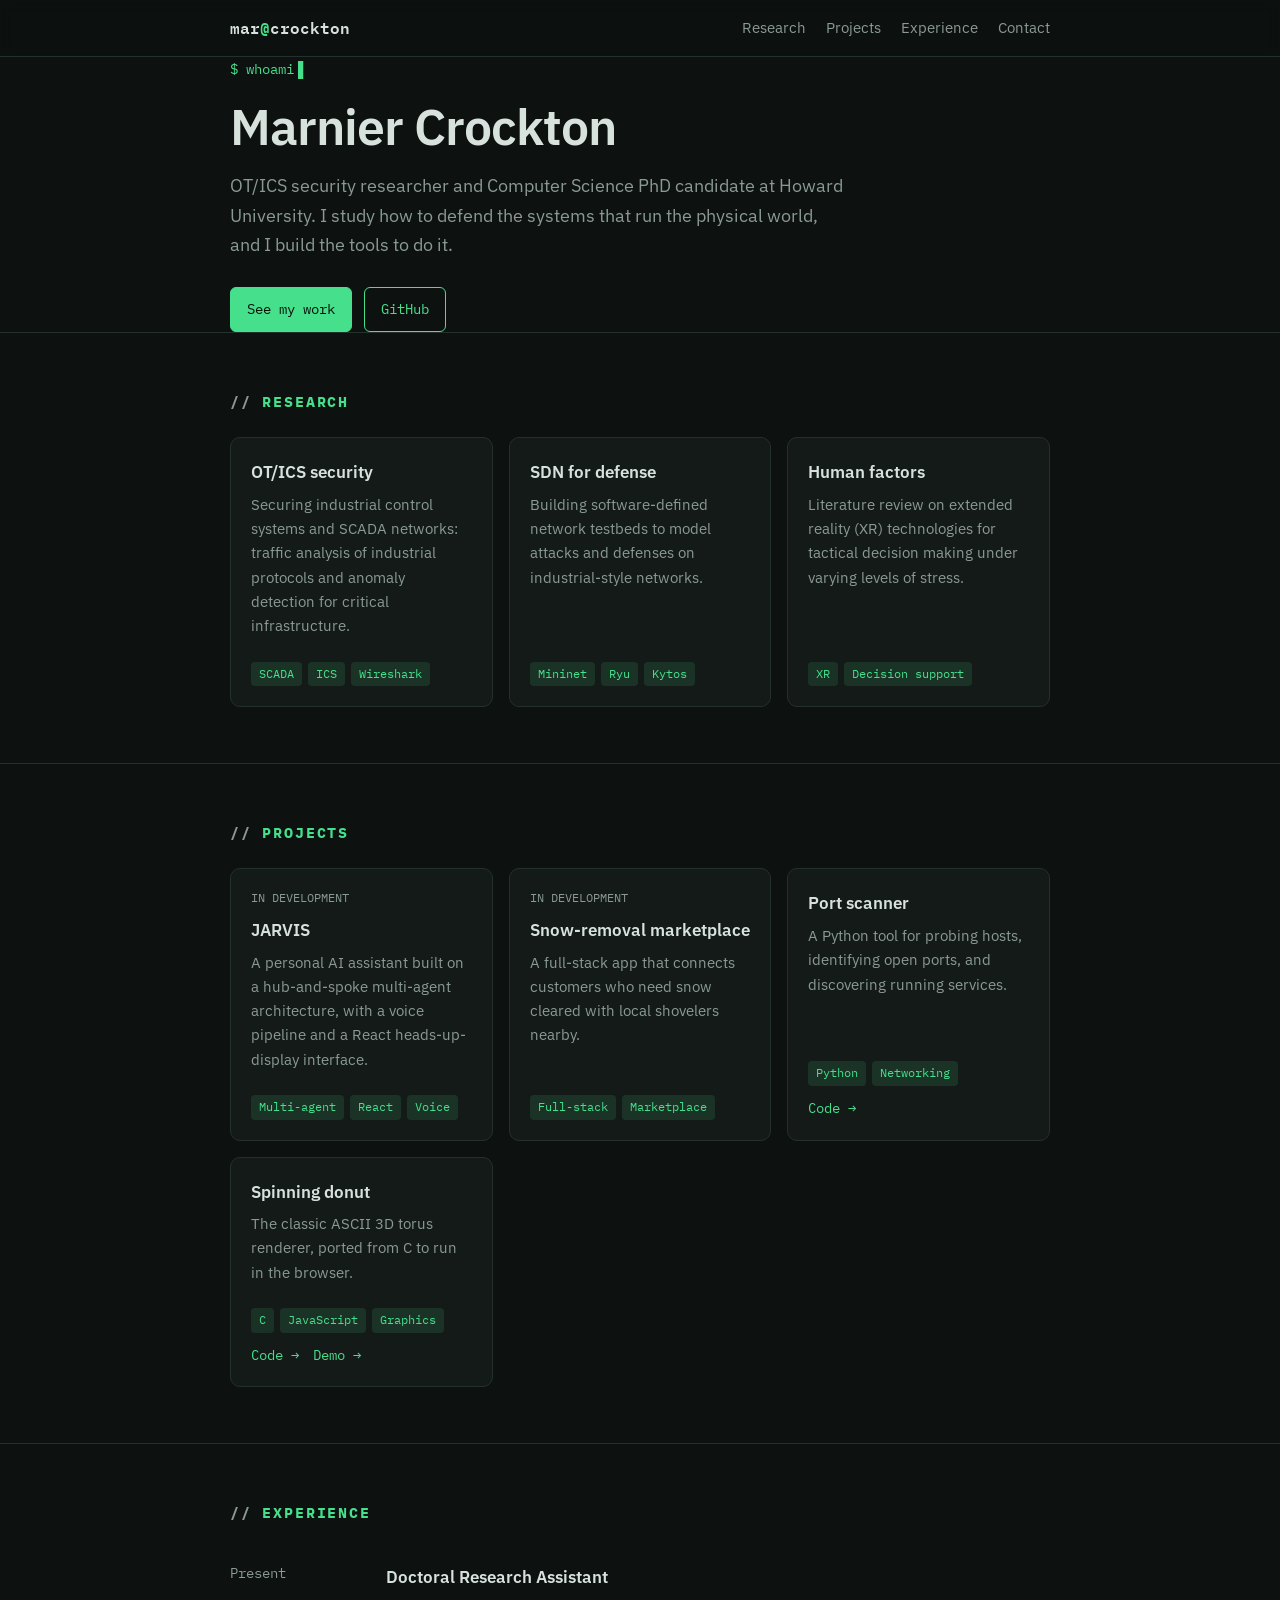
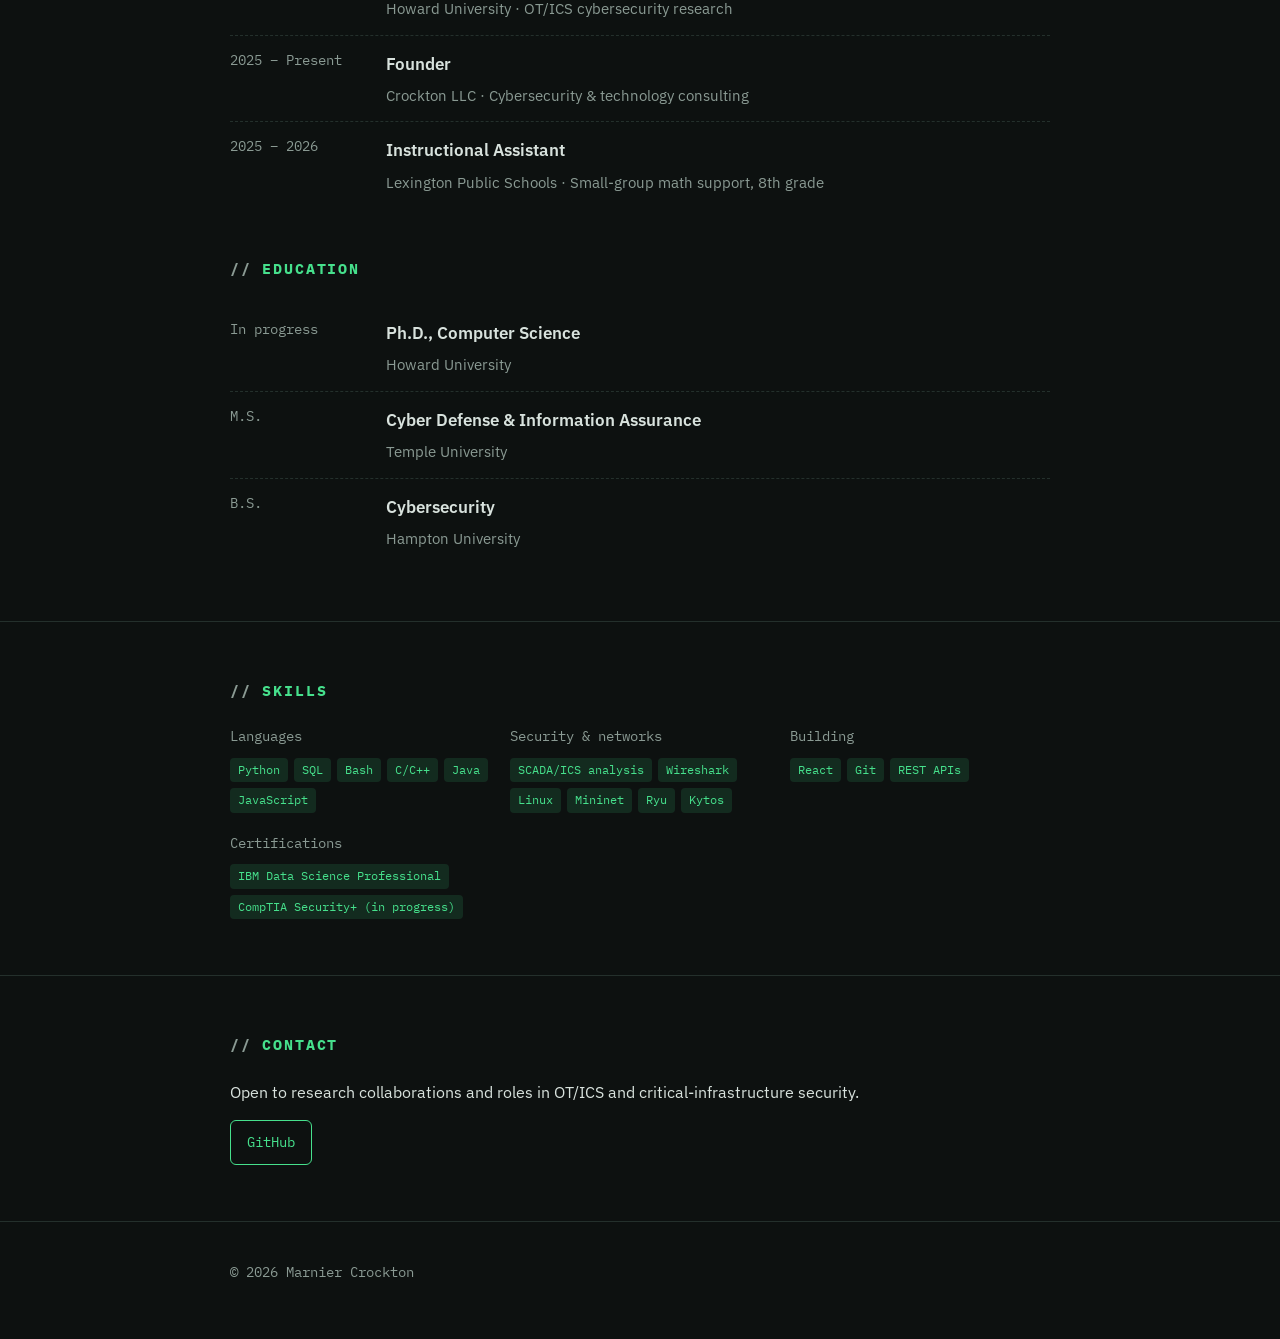
<file: index.html>
<!DOCTYPE html>
<html lang="en">
<head>
  <meta charset="UTF-8">
  <meta name="viewport" content="width=device-width, initial-scale=1.0">
  <title>Marnier Crockton · OT/ICS Security</title>
  <meta name="description" content="Marnier Crockton: OT/ICS security researcher and Computer Science PhD candidate at Howard University.">
  <link rel="preconnect" href="https://fonts.googleapis.com">
  <link rel="preconnect" href="https://fonts.gstatic.com" crossorigin>
  <link href="https://fonts.googleapis.com/css2?family=IBM+Plex+Mono:wght@400;600&family=IBM+Plex+Sans:wght@400;500;600&display=swap" rel="stylesheet">
  <style>
    :root {
      --bg: #0d1110;
      --panel: #141a18;
      --line: #24302c;
      --text: #d8e2dd;
      --muted: #8a9a93;
      --accent: #46e08c;
      --accent-dim: rgba(70, 224, 140, 0.12);
      --mono: 'IBM Plex Mono', ui-monospace, monospace;
      --sans: 'IBM Plex Sans', system-ui, sans-serif;
    }
    * { box-sizing: border-box; }
    html { scroll-behavior: smooth; }
    body {
      margin: 0;
      background: var(--bg);
      color: var(--text);
      font-family: var(--sans);
      line-height: 1.6;
    }
    a { color: var(--accent); text-decoration: none; }
    a:hover { text-decoration: underline; }
    .wrap { max-width: 860px; margin: 0 auto; padding: 0 20px; }

    nav {
      position: sticky; top: 0; z-index: 10;
      background: rgba(13, 17, 16, 0.92);
      backdrop-filter: blur(6px);
      border-bottom: 1px solid var(--line);
    }
    nav .wrap { display: flex; justify-content: space-between; align-items: center; height: 56px; }
    .brand { font-family: var(--mono); font-weight: 600; color: var(--text); }
    .brand span { color: var(--accent); }
    nav ul { list-style: none; display: flex; gap: 20px; margin: 0; padding: 0; font-size: 0.92rem; }
    nav ul a { color: var(--muted); }
    nav ul a:hover { color: var(--text); text-decoration: none; }

    header { padding: 88px 0 64px; }
    .prompt { font-family: var(--mono); color: var(--accent); font-size: 0.9rem; margin-bottom: 18px; }
    .prompt::after { content: '▋'; margin-left: 4px; animation: blink 1.1s steps(1) infinite; }
    @keyframes blink { 50% { opacity: 0; } }
    h1 { font-size: clamp(2rem, 6vw, 3.1rem); line-height: 1.15; margin: 0 0 16px; font-weight: 600; letter-spacing: -0.02em; }
    .lede { font-size: 1.15rem; color: var(--muted); max-width: 620px; margin: 0 0 28px; }
    .cta { display: flex; flex-wrap: wrap; gap: 12px; }
    .btn {
      font-family: var(--mono); font-size: 0.88rem;
      padding: 10px 16px; border-radius: 6px;
      border: 1px solid var(--accent); color: var(--accent);
    }
    .btn.primary { background: var(--accent); color: #07110b; }
    .btn:hover { text-decoration: none; background: var(--accent-dim); }
    .btn.primary:hover { background: #63eba0; }

    section { padding: 56px 0; border-top: 1px solid var(--line); }
    h2 { font-family: var(--mono); font-size: 0.95rem; text-transform: uppercase; letter-spacing: 0.12em; color: var(--accent); margin: 0 0 24px; }
    h2::before { content: '// '; color: var(--muted); }
    h3 { margin: 0 0 6px; font-size: 1.08rem; font-weight: 600; }
    p { margin: 0 0 14px; }

    .grid { display: grid; grid-template-columns: repeat(auto-fit, minmax(240px, 1fr)); gap: 16px; }
    .card {
      background: var(--panel); border: 1px solid var(--line); border-radius: 10px;
      padding: 20px; display: flex; flex-direction: column;
    }
    .card p { color: var(--muted); font-size: 0.95rem; flex: 1; }
    .tags { display: flex; flex-wrap: wrap; gap: 6px; margin-top: 10px; }
    .tag {
      font-family: var(--mono); font-size: 0.72rem; color: var(--accent);
      background: var(--accent-dim); padding: 3px 8px; border-radius: 4px;
    }
    .status { font-family: var(--mono); font-size: 0.72rem; color: var(--muted); margin-bottom: 8px; }
    .links { margin-top: 12px; font-family: var(--mono); font-size: 0.85rem; display: flex; gap: 14px; }

    .timeline { list-style: none; margin: 0; padding: 0; }
    .timeline li { display: grid; grid-template-columns: 140px 1fr; gap: 16px; padding: 14px 0; border-bottom: 1px dashed var(--line); }
    .timeline li:last-child { border-bottom: 0; }
    .when { font-family: var(--mono); font-size: 0.85rem; color: var(--muted); }
    .timeline .where { color: var(--muted); font-size: 0.95rem; }

    .skills { display: grid; grid-template-columns: repeat(auto-fit, minmax(200px, 1fr)); gap: 20px; }
    .skills h3 { font-family: var(--mono); font-size: 0.85rem; color: var(--muted); font-weight: 400; margin-bottom: 8px; }

    footer { padding: 40px 0 56px; border-top: 1px solid var(--line); color: var(--muted); font-size: 0.85rem; font-family: var(--mono); }

    @media (max-width: 600px) {
      nav ul { gap: 14px; font-size: 0.85rem; }
      nav ul li.hide-sm { display: none; }
      header { padding: 56px 0 44px; }
      .timeline li { grid-template-columns: 1fr; gap: 2px; }
    }
    @media (prefers-reduced-motion: reduce) {
      .prompt::after { animation: none; }
      html { scroll-behavior: auto; }
    }
  </style>
</head>
<body>
  <nav>
    <div class="wrap">
      <a class="brand" href="#top">mar<span>@</span>crockton</a>
      <ul>
        <li><a href="#research">Research</a></li>
        <li><a href="#projects">Projects</a></li>
        <li class="hide-sm"><a href="#experience">Experience</a></li>
        <li><a href="#contact">Contact</a></li>
      </ul>
    </div>
  </nav>

  <main id="top">
    <header class="wrap">
      <div class="prompt">$ whoami</div>
      <h1>Marnier Crockton</h1>
      <p class="lede">OT/ICS security researcher and Computer Science PhD candidate at Howard University. I study how to defend the systems that run the physical world, and I build the tools to do it.</p>
      <div class="cta">
        <a class="btn primary" href="#projects">See my work</a>
        <a class="btn" href="https://github.com/Cincosavvy">GitHub</a>
      </div>
    </header>

    <section id="research">
      <div class="wrap">
        <h2>Research</h2>
        <div class="grid">
          <div class="card">
            <h3>OT/ICS security</h3>
            <p>Securing industrial control systems and SCADA networks: traffic analysis of industrial protocols and anomaly detection for critical infrastructure.</p>
            <div class="tags"><span class="tag">SCADA</span><span class="tag">ICS</span><span class="tag">Wireshark</span></div>
          </div>
          <div class="card">
            <h3>SDN for defense</h3>
            <p>Building software-defined network testbeds to model attacks and defenses on industrial-style networks.</p>
            <div class="tags"><span class="tag">Mininet</span><span class="tag">Ryu</span><span class="tag">Kytos</span></div>
          </div>
          <div class="card">
            <h3>Human factors</h3>
            <p>Literature review on extended reality (XR) technologies for tactical decision making under varying levels of stress.</p>
            <div class="tags"><span class="tag">XR</span><span class="tag">Decision support</span></div>
          </div>
        </div>
      </div>
    </section>

    <section id="projects">
      <div class="wrap">
        <h2>Projects</h2>
        <div class="grid">
          <div class="card">
            <div class="status">IN DEVELOPMENT</div>
            <h3>JARVIS</h3>
            <p>A personal AI assistant built on a hub-and-spoke multi-agent architecture, with a voice pipeline and a React heads-up-display interface.</p>
            <div class="tags"><span class="tag">Multi-agent</span><span class="tag">React</span><span class="tag">Voice</span></div>
          </div>
          <div class="card">
            <div class="status">IN DEVELOPMENT</div>
            <h3>Snow-removal marketplace</h3>
            <p>A full-stack app that connects customers who need snow cleared with local shovelers nearby.</p>
            <div class="tags"><span class="tag">Full-stack</span><span class="tag">Marketplace</span></div>
          </div>
          <div class="card">
            <h3>Port scanner</h3>
            <p>A Python tool for probing hosts, identifying open ports, and discovering running services.</p>
            <div class="tags"><span class="tag">Python</span><span class="tag">Networking</span></div>
            <div class="links"><a href="https://github.com/Cincosavvy/port-scanner">Code →</a></div>
          </div>
          <div class="card">
            <h3>Spinning donut</h3>
            <p>The classic ASCII 3D torus renderer, ported from C to run in the browser.</p>
            <div class="tags"><span class="tag">C</span><span class="tag">JavaScript</span><span class="tag">Graphics</span></div>
            <div class="links"><a href="https://github.com/Cincosavvy/spinning-donuts">Code →</a><a href="https://cincosavvy.github.io/spinning-donuts/">Demo →</a></div>
          </div>
        </div>
      </div>
    </section>

    <section id="experience">
      <div class="wrap">
        <h2>Experience</h2>
        <ul class="timeline">
          <li>
            <span class="when">Present</span>
            <div><h3>Doctoral Research Assistant</h3><div class="where">Howard University · OT/ICS cybersecurity research</div></div>
          </li>
          <li>
            <span class="when">2025 – Present</span>
            <div><h3>Founder</h3><div class="where">Crockton LLC · Cybersecurity &amp; technology consulting</div></div>
          </li>
          <li>
            <span class="when">2025 – 2026</span>
            <div><h3>Instructional Assistant</h3><div class="where">Lexington Public Schools · Small-group math support, 8th grade</div></div>
          </li>
        </ul>

        <h2 style="margin-top:48px">Education</h2>
        <ul class="timeline">
          <li><span class="when">In progress</span><div><h3>Ph.D., Computer Science</h3><div class="where">Howard University</div></div></li>
          <li><span class="when">M.S.</span><div><h3>Cyber Defense &amp; Information Assurance</h3><div class="where">Temple University</div></div></li>
          <li><span class="when">B.S.</span><div><h3>Cybersecurity</h3><div class="where">Hampton University</div></div></li>
        </ul>
      </div>
    </section>

    <section id="skills">
      <div class="wrap">
        <h2>Skills</h2>
        <div class="skills">
          <div><h3>Languages</h3><div class="tags"><span class="tag">Python</span><span class="tag">SQL</span><span class="tag">Bash</span><span class="tag">C/C++</span><span class="tag">Java</span><span class="tag">JavaScript</span></div></div>
          <div><h3>Security &amp; networks</h3><div class="tags"><span class="tag">SCADA/ICS analysis</span><span class="tag">Wireshark</span><span class="tag">Linux</span><span class="tag">Mininet</span><span class="tag">Ryu</span><span class="tag">Kytos</span></div></div>
          <div><h3>Building</h3><div class="tags"><span class="tag">React</span><span class="tag">Git</span><span class="tag">REST APIs</span></div></div>
          <div><h3>Certifications</h3><div class="tags"><span class="tag">IBM Data Science Professional</span><span class="tag">CompTIA Security+ (in progress)</span></div></div>
        </div>
      </div>
    </section>

    <section id="contact">
      <div class="wrap">
        <h2>Contact</h2>
        <p>Open to research collaborations and roles in OT/ICS and critical-infrastructure security.</p>
        <div class="cta">
          <a class="btn" href="https://github.com/Cincosavvy">GitHub</a>
        </div>
      </div>
    </section>
  </main>

  <footer>
    <div class="wrap">© 2026 Marnier Crockton</div>
  </footer>
</body>
</html>
</file>
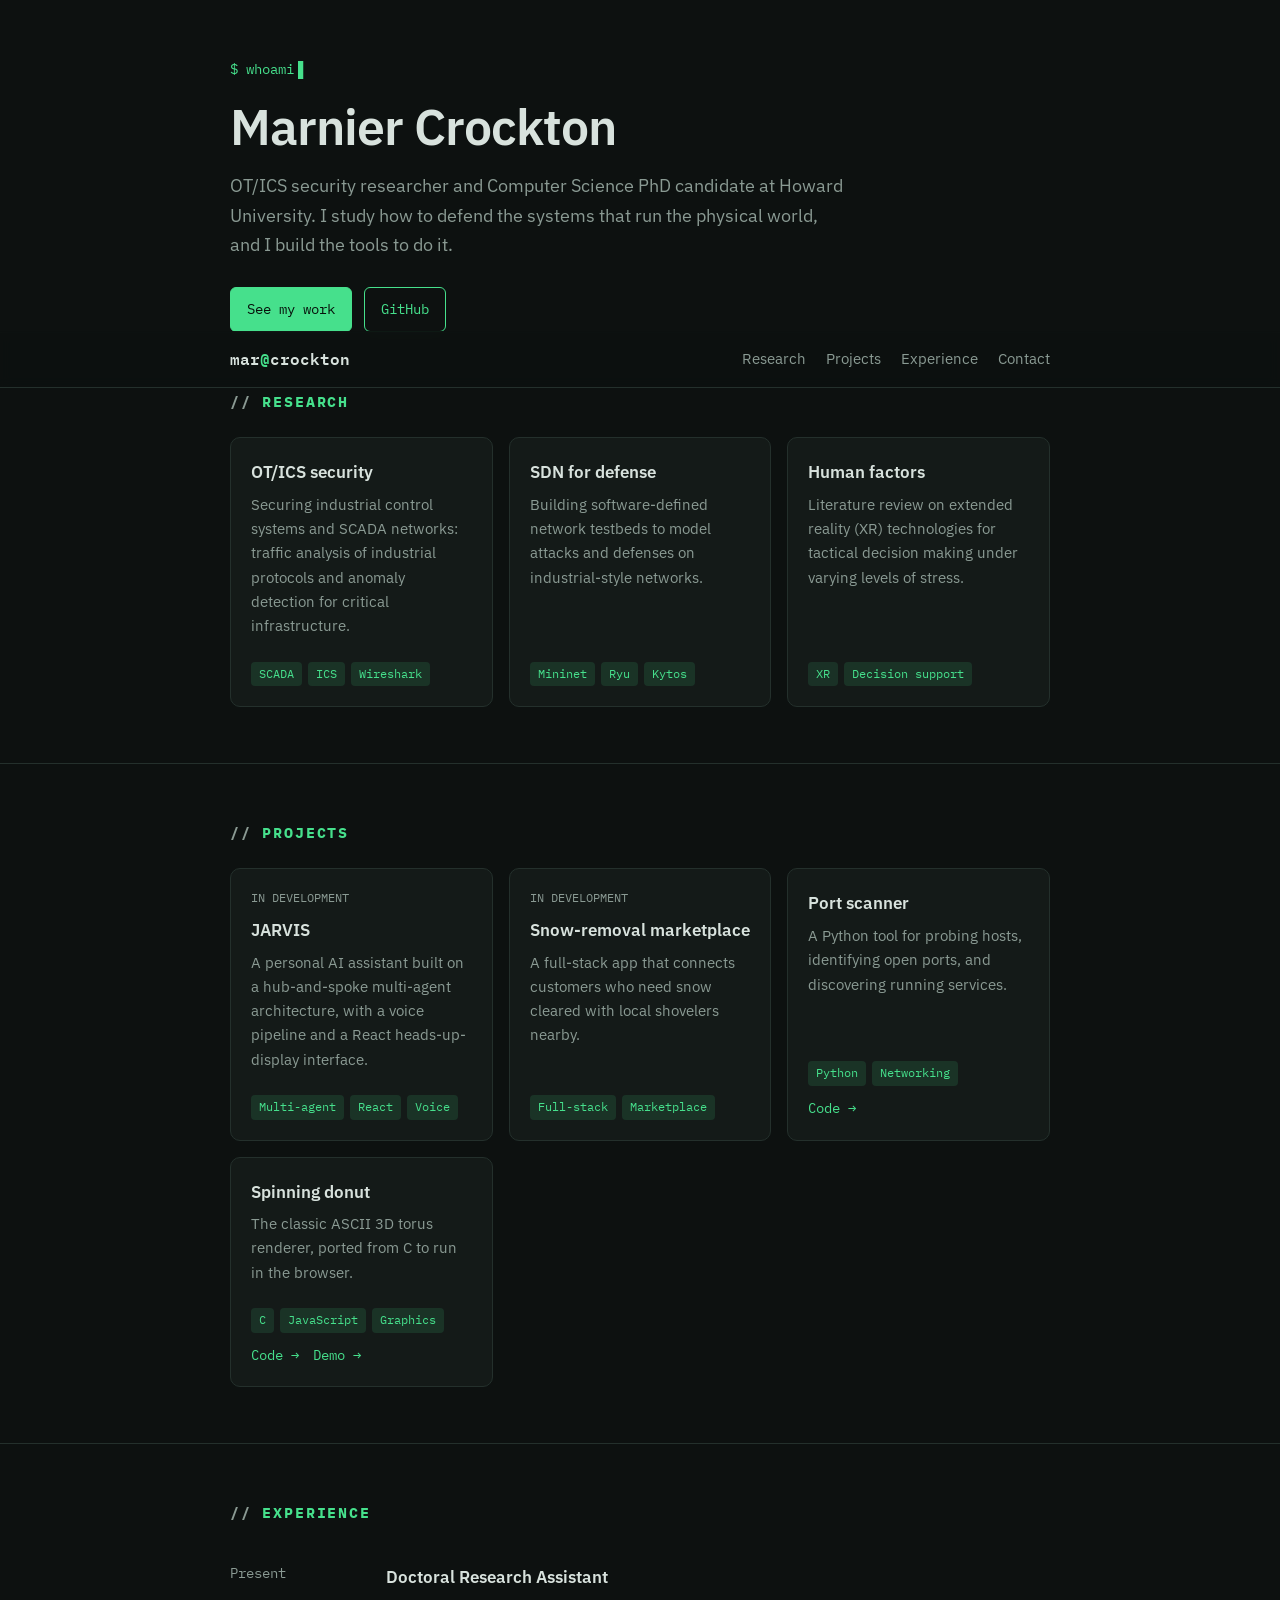
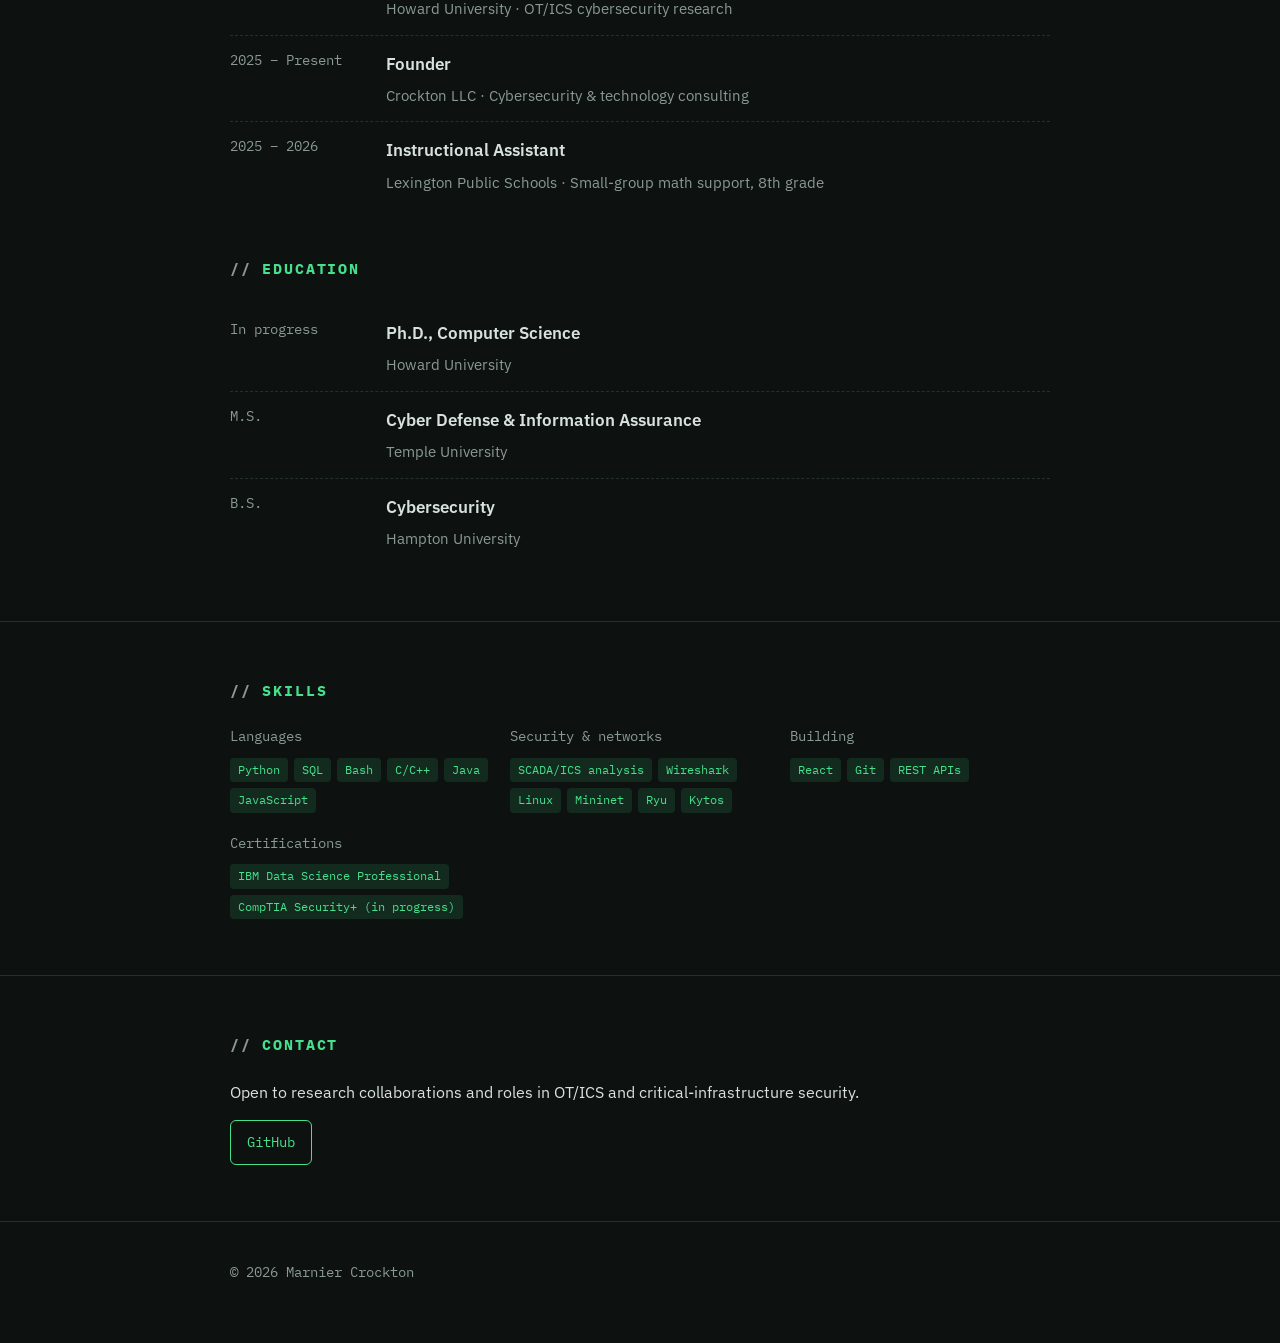
<file: about.html>
<!DOCTYPE html>
<html lang="en"><head><meta charset="UTF-8"><meta http-equiv="refresh" content="0; url=/#research"><link rel="canonical" href="/#research"><title>Redirecting…</title></head>
<body><a href="/#research">Continue</a></body></html>
</file>
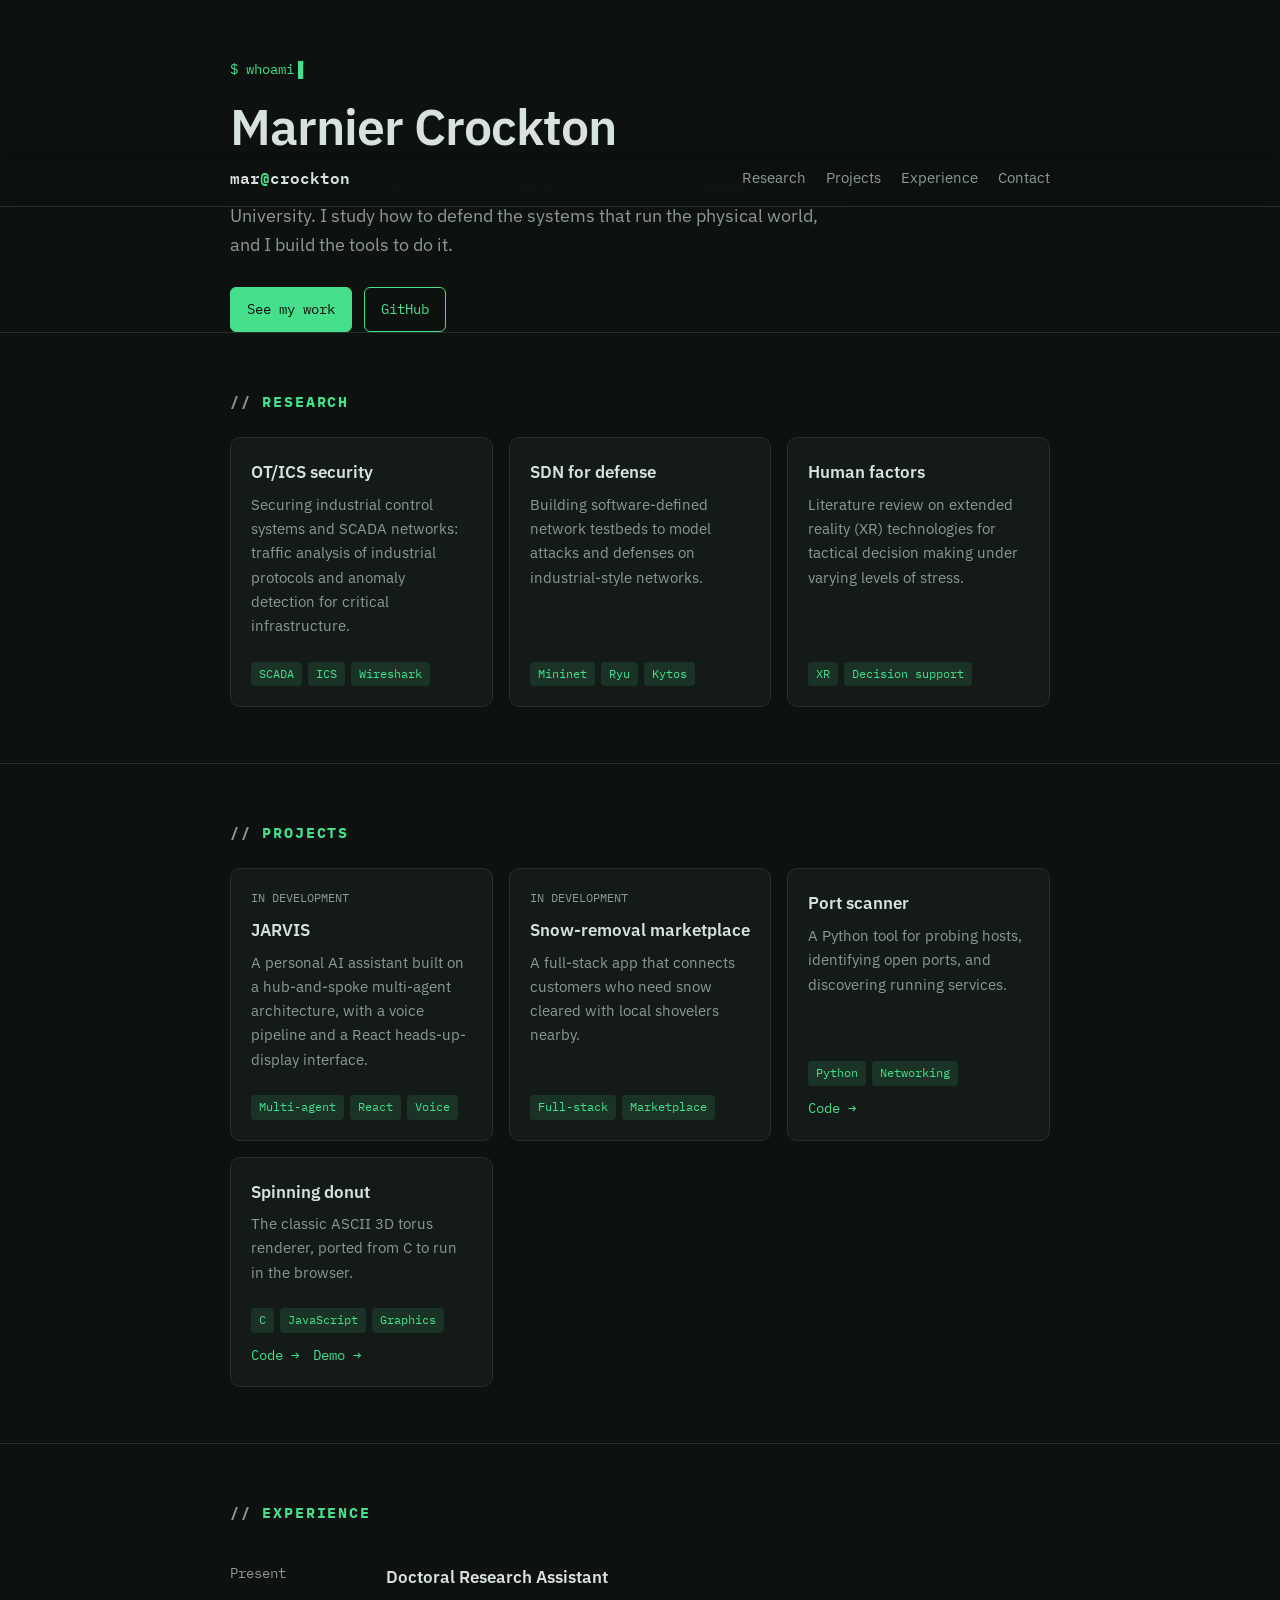
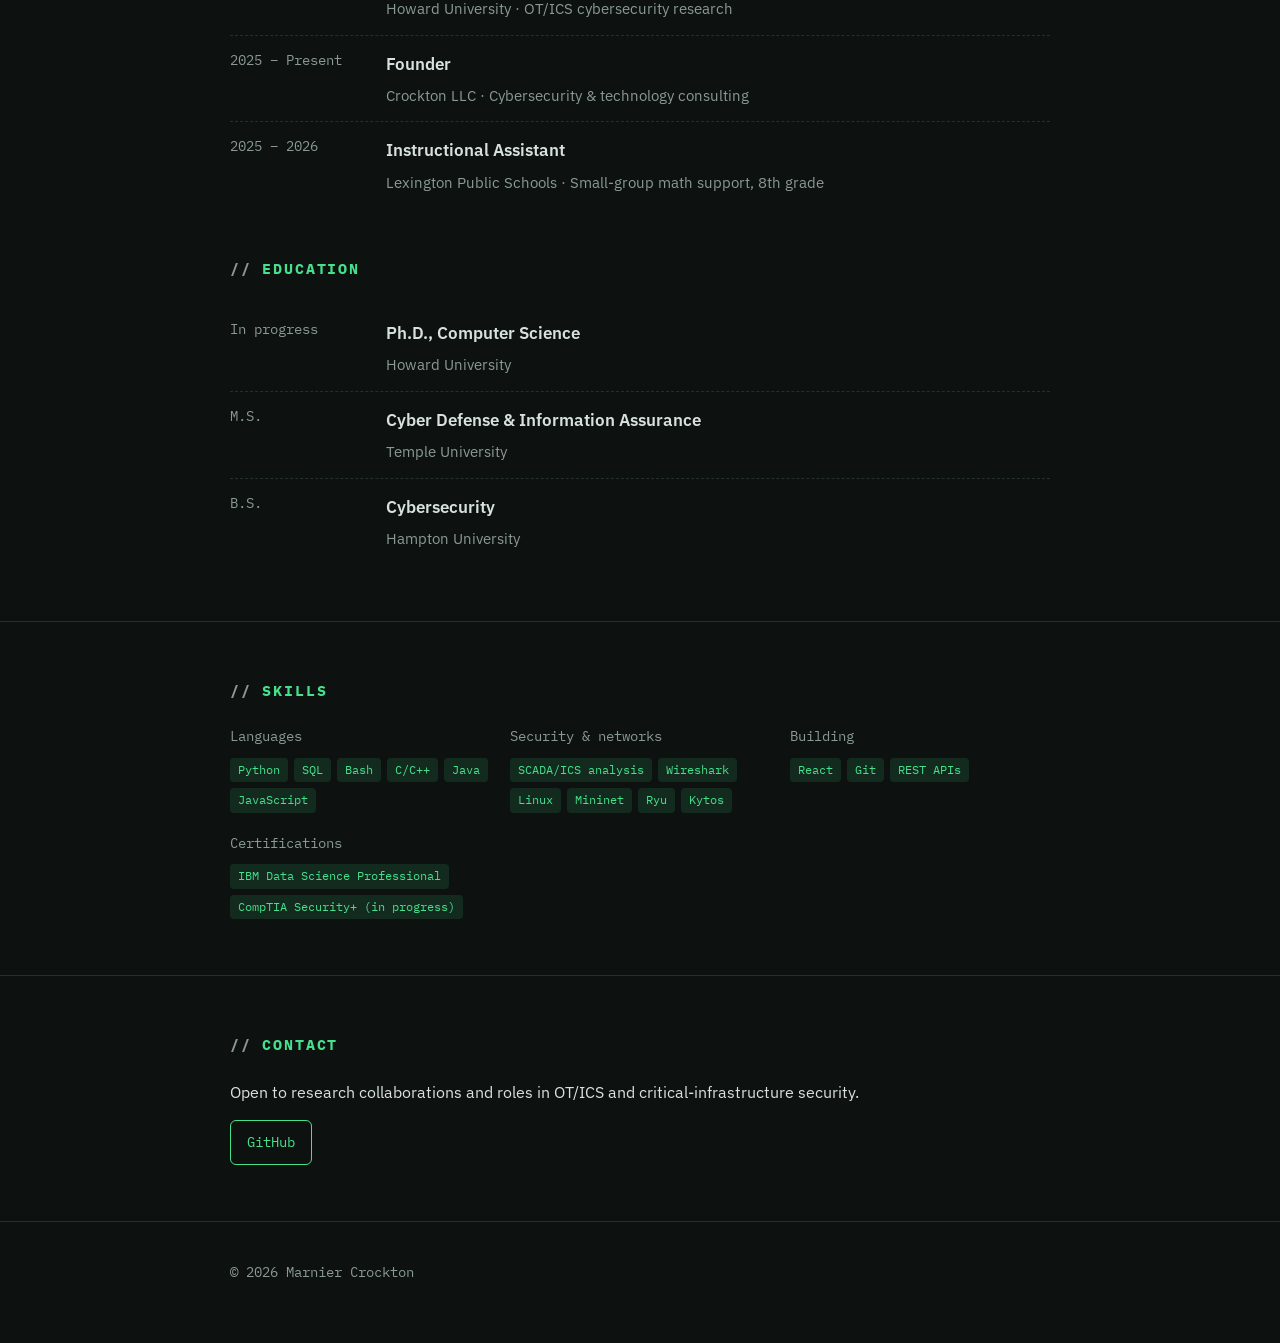
<file: contact.html>
<!DOCTYPE html>
<html lang="en"><head><meta charset="UTF-8"><meta http-equiv="refresh" content="0; url=/#contact"><link rel="canonical" href="/#contact"><title>Redirecting…</title></head>
<body><a href="/#contact">Continue</a></body></html>
</file>
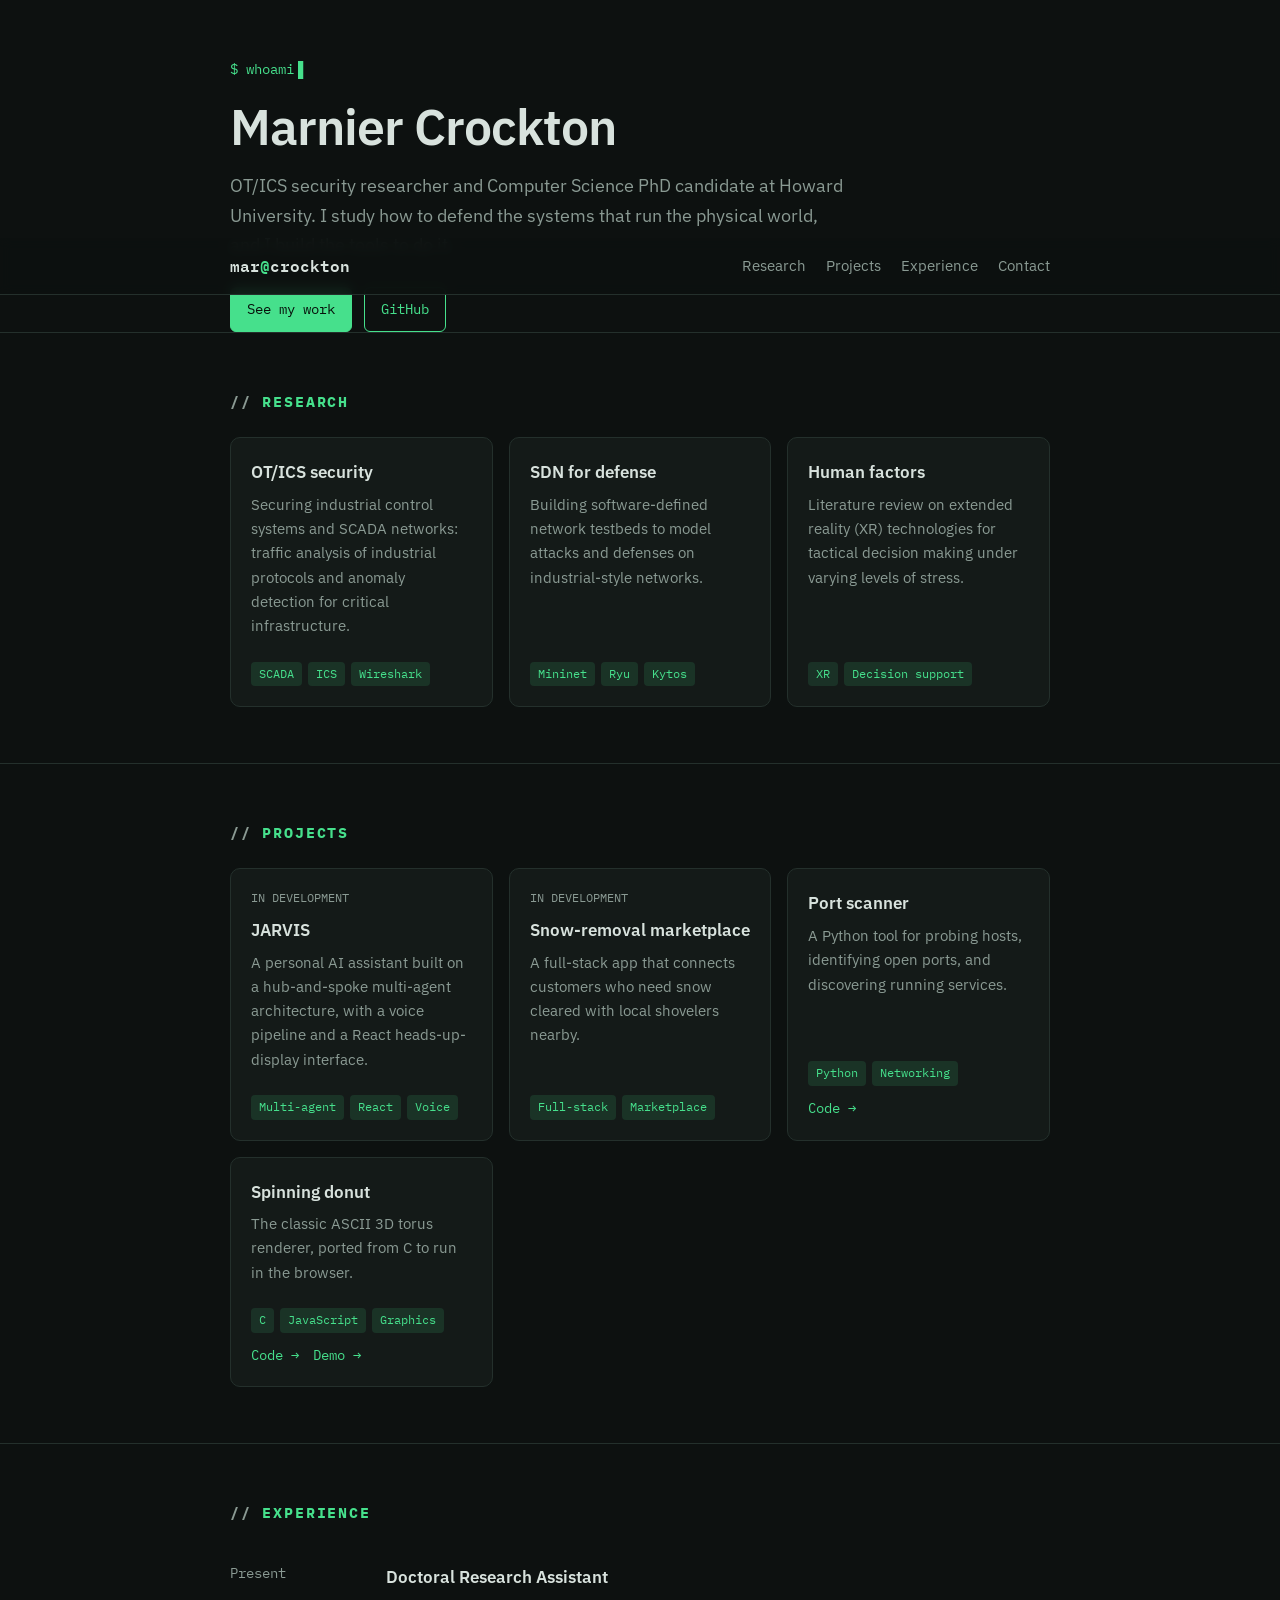
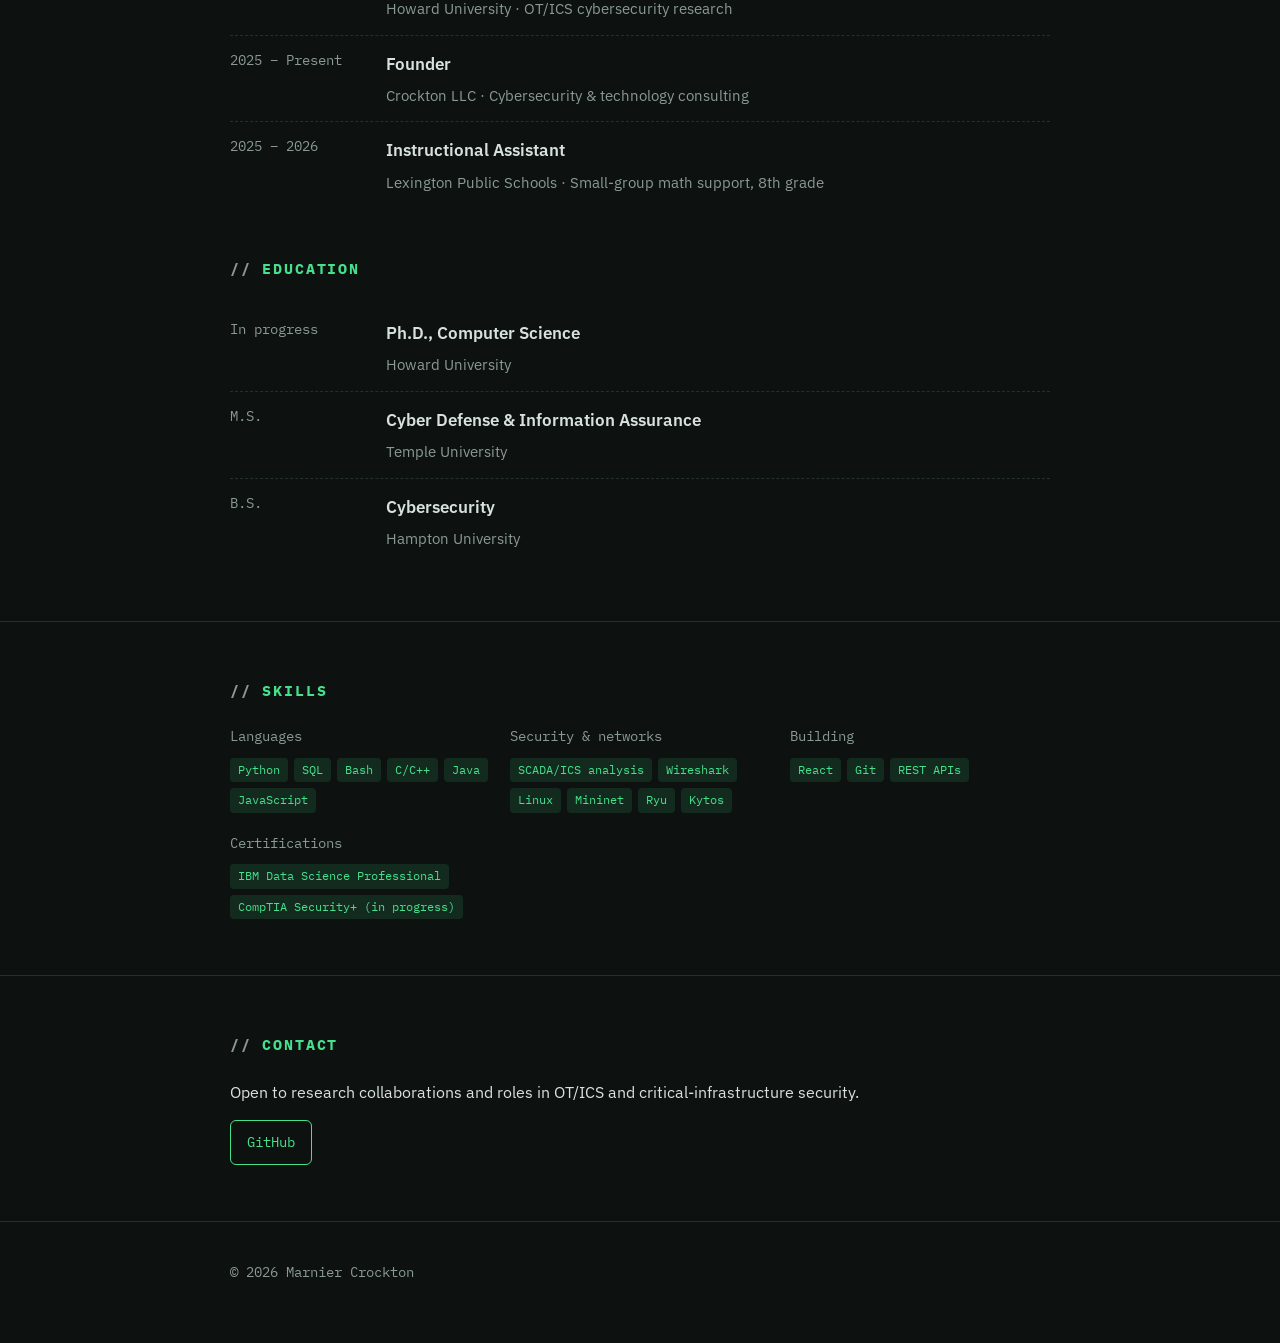
<file: skills.html>
<!DOCTYPE html>
<html lang="en"><head><meta charset="UTF-8"><meta http-equiv="refresh" content="0; url=/#skills"><link rel="canonical" href="/#skills"><title>Redirecting…</title></head>
<body><a href="/#skills">Continue</a></body></html>
</file>
